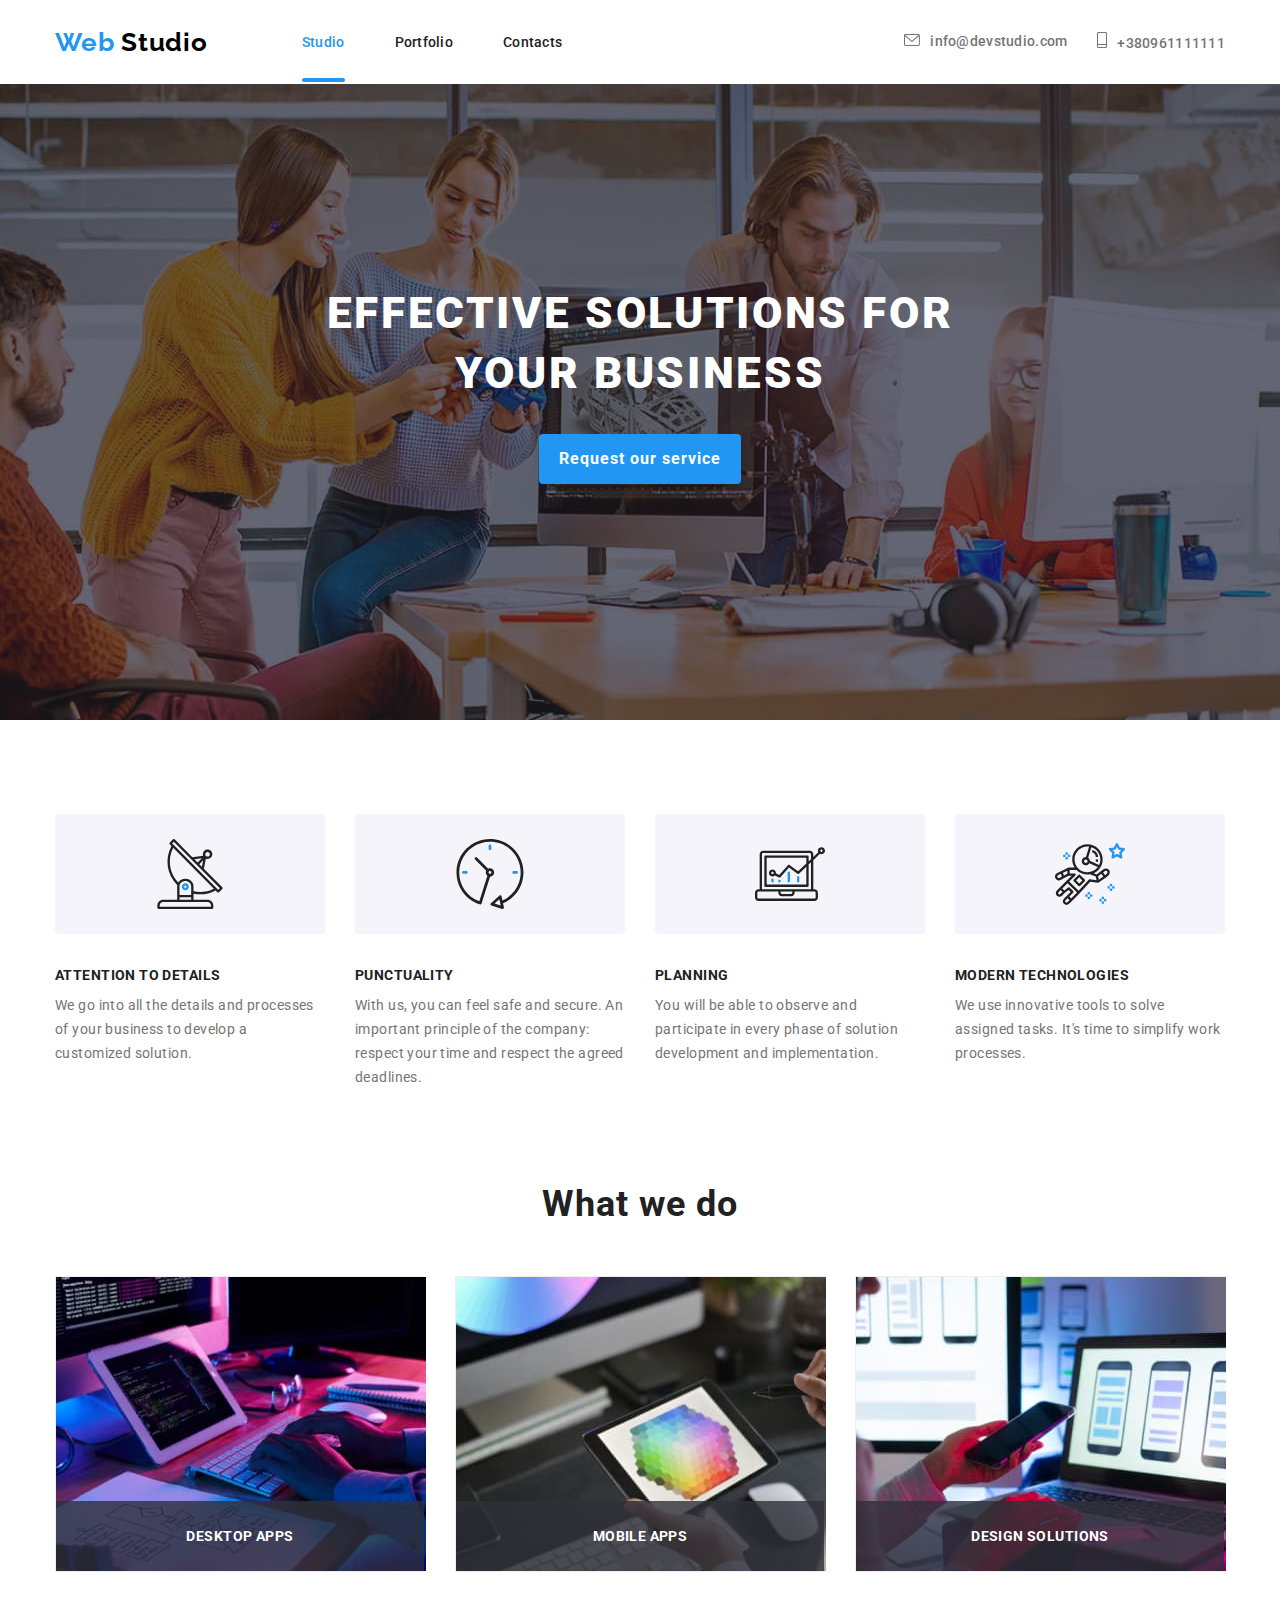
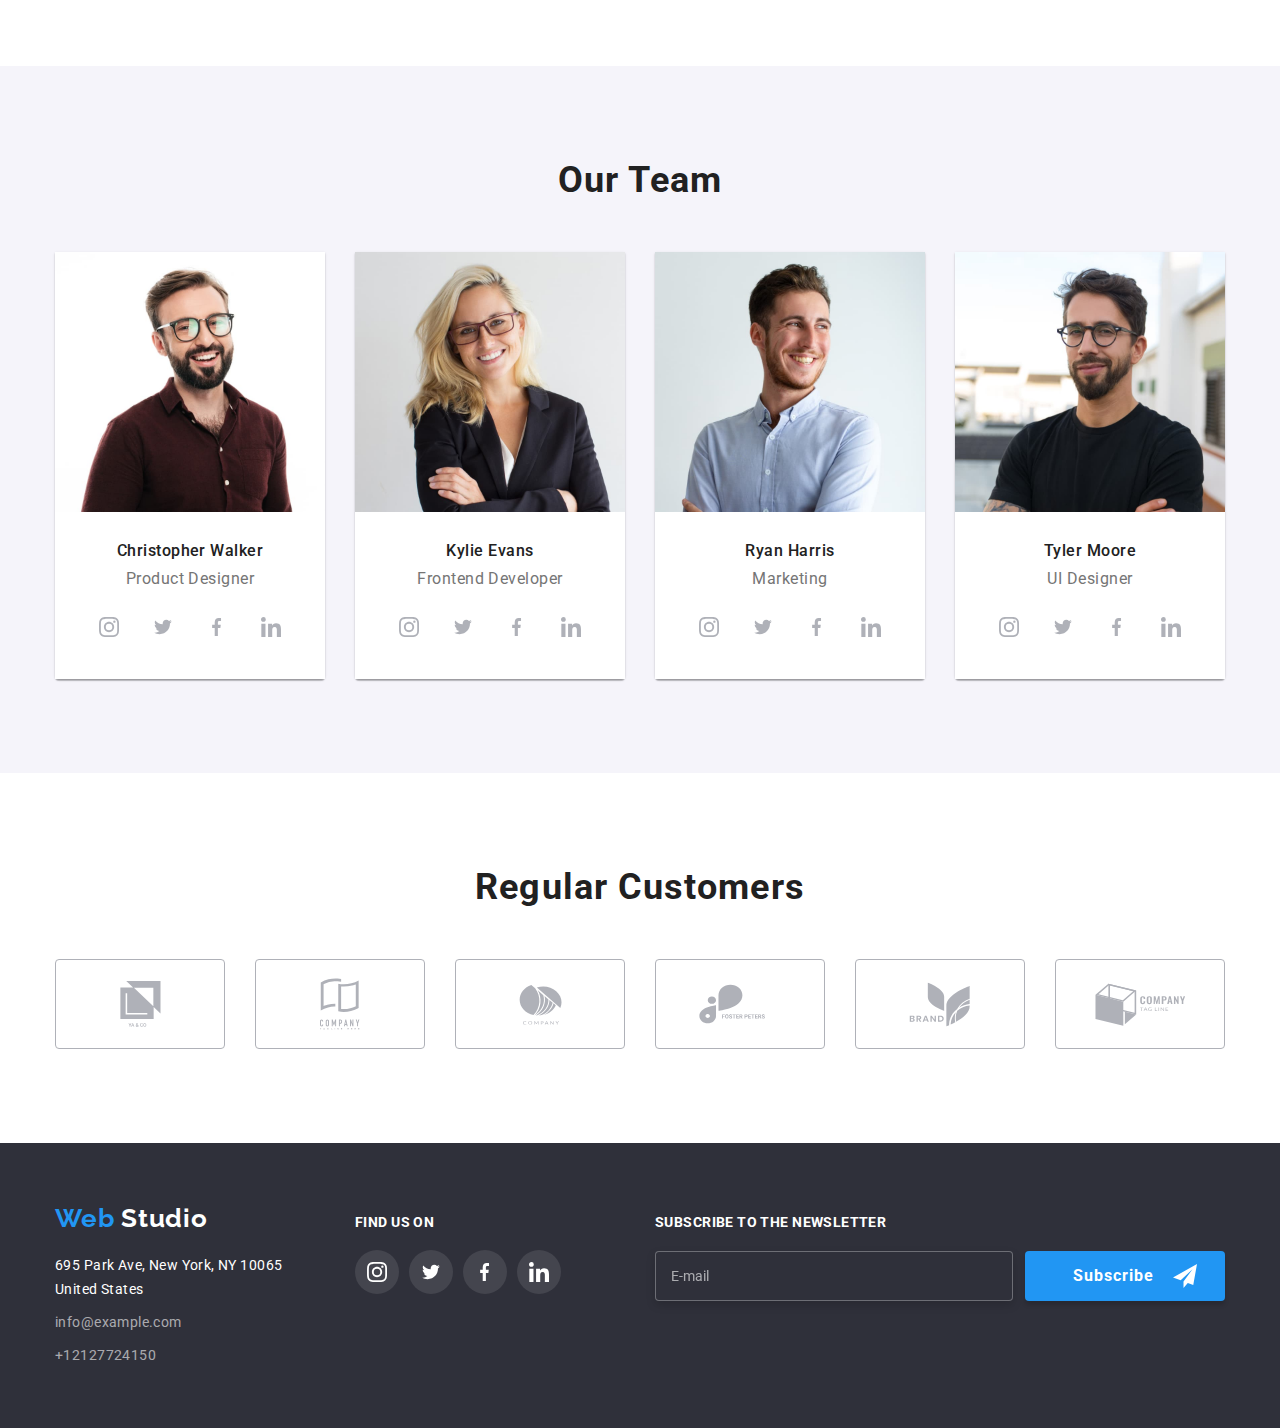
<file: index.html>
<!DOCTYPE html>
<html lang="en">
  <head>
    <meta charset="UTF-8"/>
    <meta http-equiv="X-UA-Compatible" content="IE=edge" />
    <meta name="viewport" content="width=, initial-scale=1.0" />
    <title>Web Studio</title>
    <link rel="stylesheet" href ="https://cdnjs.cloudflare.com/ajax/libs/modern-normalize/1.1.0/modern-normalize.min.css">
    <link rel="stylesheet" href="./css/reset.css">
    <link rel="stylesheet" href="./css/styles.css">
    <link rel="preconnect" href="https://fonts.googleapis.com">
<link rel="preconnect" href="https://fonts.gstatic.com" crossorigin>
<link href="https://fonts.googleapis.com/css2?family=Raleway:wght@700&family=Roboto:wght@400;500;700;900&display=swap" rel="stylesheet">

  </head>
  <body>
    <header class="page-header">
   <div class="container header-container">
      <nav class="page-nav">
            <a href="./index.html" class="logo link">Web<span style="color:black"> Studio</span></a>
            <ul class="logo-list list">
              <li class="logo-link"><a href="./index.html" class="logo-item current">Studio</a></li>
              <li class="logo-link"><a href="./portfolio.html" class="logo-item ">Portfolio</a></li>
              <li class="logo-link"><a href="" class="logo-item">Contacts</a></li>
            </ul>
      </nav>

  <div class="header-link list">
    <a class="header-mail link" href="mailto:info@devstudio.com">
      <svg class="header-connect-icon" width="16px" height="12px">
      <use href="./images4/symbol-defs.svg#icon-envelope"></use>
    </svg>info@devstudio.com</a>

    
    <a class="header-tel link"  href="tel:+380961111111"> 
      <svg class="header-connect-icon" width="10" height="16px">
      <use href="./images4/symbol-defs.svg#icon-Vector"></use>
    </svg>+380961111111</a>

      </div>
   </div>
    </header>
    <main>
      <section class="hero">
        <div class="container">
          <h1 class="hero-title"> EFFECTIVE SOLUTIONS FOR YOUR BUSINESS</h1>
          <button type="button" class="hero-button" data-modal-open>Request our service</button>
        </div>
      </section>
   
      <section class="hero-section">
        <div class="container">
          <h2 class="visually-hidden">What we proud of</h2>
          <ul class="hero-list list">
            <li class="hero-link icon-sputnik">
              <h3 class="hero-item ">ATTENTION TO DETAILS</h3>
              <p class="hero-text">
                We go into all the details and processes of your business to
                develop a customized solution.
              </p>
            </li>
            <li class="hero-link  icon-clock">
              <h3 class="hero-item">PUNCTUALITY</h3>
              <p class="hero-text">
                With us, you can feel safe and secure. An important principle of
                the company: respect your time and respect the agreed deadlines.
              </p>
            </li>
            <li class="hero-link icon-comp">
              <h3 class="hero-item">PLANNING</h3>
              <p class="hero-text">
                You will be able to observe and participate in every phase of
                solution development and implementation.
              </p>
            </li>
            <li class="hero-link icon-astronaut">
              <h3 class="hero-item ">MODERN TECHNOLOGIES</h3>
              <p class="hero-text">
                We use innovative tools to solve assigned tasks. It's time to
                simplify work processes.
              </p>
            </li>
          </ul>
       
        </div>
      
      </section>
   
      <section class="images">
        <div class="container">
          <h2 class="images-title">What we do</h2>
          <ul class="images-list list">
              <li class="image-link">
                <a class="section-link" href="">
                  <img src="./images/computer.jpg" alt="person working on computer" width="370" height="294">
              
                  <p class="image-text">DESKTOP APPS</p> 
                
                </a>
            </li>
            <li class="image-link">
              <a class="section-link" href="">
                <img src="./images/ipad.jpg" alt="person working on ipad" width="370" height="294">
              <p class="image-text">Mobile APPS</p>
              </a>
             </li>
                  <li class="image-link">
                    <a class="section-link" href="">
                    <img src="./images/phone.jpg" alt="person sync phone with computer" width="370" height="294">
                    <p class="image-text">DESIGN SOLUTIONS</p> 
                    </a>
                  </li>
           
          </ul>
        </div>
        </section>
        <section class="team">
         <div class="container">
            <h2 class="team-title">Our Team</h2>
            <ul class="team-list list">
              <li class="team-item">
                <img
                  src="./images/man1.jpg"
                  alt="photo of man"
                  width="270"
                  height="260"
                />
            <div class="team-description">
              <h3 class="team-person">Christopher Walker</h3>
              <p class="team-process">Product Designer</p>  
              <ul class="team-soc-list">
                <li class="team-soc-item"><a class="team-soc-link" href="">
                  <svg class="team-connect-icon" width="20px" height="20px">
      <use href="./images4/symbol-defs.svg#icon-instagram"></use>
    </svg></a></li>
                <li class="team-soc-item"><a class="team-soc-link" href="">
                  <svg class="team-connect-icon" width="20px" height="16px">
      <use href="./images4/symbol-defs.svg#icon-twitter"></use>
    </svg></a></li>
                <li class="team-soc-item"><a class="team-soc-link" href="">
                  <svg class="team-connect-icon" width="10px" height="20px">
      <use href="./images4/symbol-defs.svg#icon-facebook"></use>
    </svg></a></li>
                <li class="team-soc-item"><a class="team-soc-link" href="">
                  <svg class="team-connect-icon" width="20px" height="20px">
      <use href="./images4/symbol-defs.svg#icon-linkedin"></use>
    </svg></a></li>
              </ul>
           
            </div>     
              </li>
              <li class="team-item">
                <img
                  src="./images/woman.jpg"
                  alt="photo of woman"
                  width="270"
                  height="260"
                />
                <div class="team-description">
                <h3 class="team-person" >Kylie Evans</h3>
                <p class="team-process" >Frontend Developer</p>
                <ul class="team-soc-list">
                  <li class="team-soc-item"><a class="team-soc-link" href="">
                    <svg class="team-connect-icon" width="20px" height="20px">
      <use href="./images4/symbol-defs.svg#icon-instagram"></use>
    </svg></a></li>
                <li class="team-soc-item"><a class="team-soc-link" href="">
                  <svg class="team-connect-icon" width="20px" height="16px">
      <use href="./images4/symbol-defs.svg#icon-twitter"></use>
    </svg></a></li>
                <li class="team-soc-item"><a class="team-soc-link" href="">
                  <svg class="team-connect-icon" width="10px" height="20px">
      <use href="./images4/symbol-defs.svg#icon-facebook"></use>
    </svg></a></li>
                <li class="team-soc-item"><a class="team-soc-link" href="">
                  <svg class="team-connect-icon" width="20px" height="20px">
      <use href="./images4/symbol-defs.svg#icon-linkedin"></use>
    </svg></a></li>
                </ul>
               </div>
              </li>
              <li class="team-item">
                <img
                  src="./images/man2.jpg"
                  alt="photo of man"
                  width="270"
                  height="260"
                />
                <div class="team-description">
                <h3 class="team-person" >Ryan Harris</h3>
                <p class="team-process" >Marketing</p>
                <ul class="team-soc-list">
                  <li class="team-soc-item"><a class="team-soc-link" href="">
                    <svg class="team-connect-icon" width="20px" height="20px">
      <use href="./images4/symbol-defs.svg#icon-instagram"></use>
    </svg></a></li>
                <li class="team-soc-item"><a class="team-soc-link" href="">
                  <svg class="team-connect-icon" width="20px" height="16px">
      <use href="./images4/symbol-defs.svg#icon-twitter"></use>
    </svg></a></li>
                <li class="team-soc-item"><a class="team-soc-link" href="">
                  <svg class="team-connect-icon" width="10px" height="20px">
      <use href="./images4/symbol-defs.svg#icon-facebook"></use>
    </svg></a></li>
                <li class="team-soc-item"><a class="team-soc-link" href="">
                  <svg class="team-connect-icon" width="20px" height="20px">
      <use href="./images4/symbol-defs.svg#icon-linkedin"></use>
    </svg></a></li>
                  
                </ul>
                </div>
              </li>
              <li class="team-item">
                <img
                  src="./images/man3.jpg"
                  alt="photo of man"
                  width="270"
                  height="260"
                />
                <div class="team-description">
                <h3 class="team-person" >Tyler Moore</h3>
                <p class="team-process" >UI Designer</p>
                <ul class="team-soc-list">
                  <li class="team-soc-item"><a class="team-soc-link" href="">
                    <svg class="team-connect-icon" width="20px" height="20px">
      <use href="./images4/symbol-defs.svg#icon-instagram"></use>
    </svg></a></li>
                <li class="team-soc-item"><a class="team-soc-link" href="">
                  <svg class="team-connect-icon" width="20px" height="16px">
      <use href="./images4/symbol-defs.svg#icon-twitter"></use>
    </svg></a></li>
                <li class="team-soc-item"><a class="team-soc-link" href="">
                  <svg class="team-connect-icon" width="10px" height="20px">
      <use href="./images4/symbol-defs.svg#icon-facebook"></use>
    </svg></a></li>
                <li class="team-soc-item"><a class="team-soc-link" href="">
                  <svg class="team-connect-icon" width="20px" height="20px">
      <use href="./images4/symbol-defs.svg#icon-linkedin"></use>
    </svg></a></li>
                 
                </ul>
                </div>
              </li>
            </ul>
         </div>
      </section>
      <section class="clients">
        <div class="container">
          <h2 class=" clients-title">Regular Customers</h2>
          <ul class="clients-list">
            <li class="clients-link"><a class="clients-icon" href="">
              <svg class="icon" width="41" height="46">
                <use href="./images4/symbol-defs.svg#icon-square">

                </use>
              </svg>
            </a></li>
            <li class="clients-link"><a class="clients-icon" href="">
              <svg class="icon" width="40" height="52">
                <use href="./images4/symbol-defs.svg#icon-pages">
</use>
              </svg>
            </a></li>
            <li class="clients-link"><a class="clients-icon" href="">
              <svg class="icon" width="43" height="41">
                <use href="./images4/symbol-defs.svg#icon-circle">
</use>
              </svg>
            </a></li>
            <li class="clients-link"><a class="clients-icon" href="">
              <svg class="icon" width="84" height="40">
                <use href="./images4/symbol-defs.svg#icon-drops">
</use>
              </svg>
            </a></li>
            <li class="clients-link"><a class="clients-icon" href="">
              <svg class="icon" width="62" height="45">
                <use href="./images4/symbol-defs.svg#icon-leafes">
</use>
              </svg>
            </a></li>
            <li class="clients-link"><a class="clients-icon" href="">
              <svg class="icon" width="93" height="43">
                <use href="./images4/symbol-defs.svg#icon-company_square">
</use>
              </svg>
            </a></li>
          </ul>
        </div>
 </section>
    </main>
    <footer class="footer">
     <div class="container">
      <div class="footer-common">
        <div class="footer-left">
        <div class="footer-logo"><a href="" class="logo link">Web<span style="color:white"> Studio</span></a>
      </div>
        <ul class="footer-links">
        <li class="footer-address"><address class="footer-address">
          695 Park Ave, New York, NY 10065 
          United States 
        </address></li>
          <li class="footer-mail"><a href="mailto:info@example.com">info@example.com</a></li> 
          <li class="footer-tel"><a href="tel:+12127724150">+12127724150</a></li> 
       </ul>
      </div>
      <div class="footer-soc-links">
      <p class="footer-text">Find us on</p>
      <ul class="footer-soc-list">
          <li class="footer-soc-item"><a class="footer-soc-link" href="">
            <svg class="footer-connect-icon" width="20px" height="20px">
            <use href="./images4/symbol-defs.svg#icon-instagram"></use>
             </svg></a></li>
             <li class="footer-soc-item"><a class="footer-soc-link" href="">
              <svg class="footer-connect-icon" width="20px" height="16px">
             <use href="./images4/symbol-defs.svg#icon-twitter"></use>
             </svg></a></li>
             <li class="footer-soc-item"><a class="footer-soc-link" href="">
              <svg class="footer-connect-icon" width="10px" height="20px">
              <use href="./images4/symbol-defs.svg#icon-facebook"></use>
              </svg></a></li>
              <li class="footer-soc-item"><a class="footer-soc-link" href="">
              <svg class="footer-connect-icon" width="20px" height="20px">
              <use href="./images4/symbol-defs.svg#icon-linkedin"></use>
              </svg></a></li>
      </ul>
    </div>
    <div class="footer-form"> 
      <div class="common-form">
        <div class="subscribe-mail">
          <p class="subscribe-text">
          <label for="email">Subscribe to the newsletter</label>
        </p>
          <input type="email" name="email" id="email" placeholder="E-mail"/>
        </div>
       
        <div class="footer-btn">
          <button class="btn-subscribe" type="submit">Subscribe
            <svg class="subscribe-icon" width="24" height="24">
              <use href="./images4/symbol-defs.svg#icon-icon_send"></use>
            </svg>
            </button>
        </div>
      </div>
      
    </div>
     </div>
     </div>
    </footer>
    <div class="backdrop is-hidden" data-modal>
      <div class="modal">
        <button type="button" class="modal-btn" data-modal-close>
        <svg class="modal-icon" width="11" height="11" >
          <use href="./images4/symbol-defs.svg#icon-close-sign"></use>
        </svg>
      </button>
    
  <form class="form">
  <p class="form-title">Leave your information and we'll call you back</p>
  <div class="form-field">
    <label for="name" class="form-label">Name</label>
    <input type="text" class="form-input" name="name" id="name"/>
   
<svg class="form-icon" width="12" height="12" >

<use href="./images4/symbol-defs.svg#icon-name"></use>
</svg>
  </div>
  <div class="form-field">
    <label for="tel" class="form-label" >Telephone</label>
    <input type="text" class="form-input" name="tel" id="tel">
    
    <svg class="form-icon" width="13" height="13" >
      <use href="./images4/symbol-defs.svg#icon-tel"></use>
    </svg>
  </div>
  <div class="form-field">
    <label for="mail" class="form-label">E-mail</label>
    <input type="text" class="form-input" name="mail" id="mail">
   
    <svg class="form-icon" width="15" height="12" >
      <use href="./images4/symbol-defs.svg#icon-mail"></use>
    </svg>
  </div>
<div class="form-comment">
  <label for="comments" class="comments">Comments</label>
  <textarea  class="modal-comment" name="comment" id="comment" placeholder="Enter the text"></textarea>
  
</div>

<div class="form-checkbox">
  <label  class="checkbox-label">
    <input class="checkbox-input" type="checkbox" name="policy" value="I agree with the newsletter and accept the Terms and Conditions">
    
<svg class="checkbox-icon" width="16" height=15>
  <use href="./images4/symbol-defs.svg#icon-black_icon"></use>
</svg>
I agree with the newsletter and accept
 <a href="#" class="policy">the Terms and Conditions</a>
</label>
</div>
 <button type="submit" class="send-btn">Send</button>
</form>
    </div>
    </div>
    <script src="./js/modal.js"></script>
  </body>
</html>
</file>
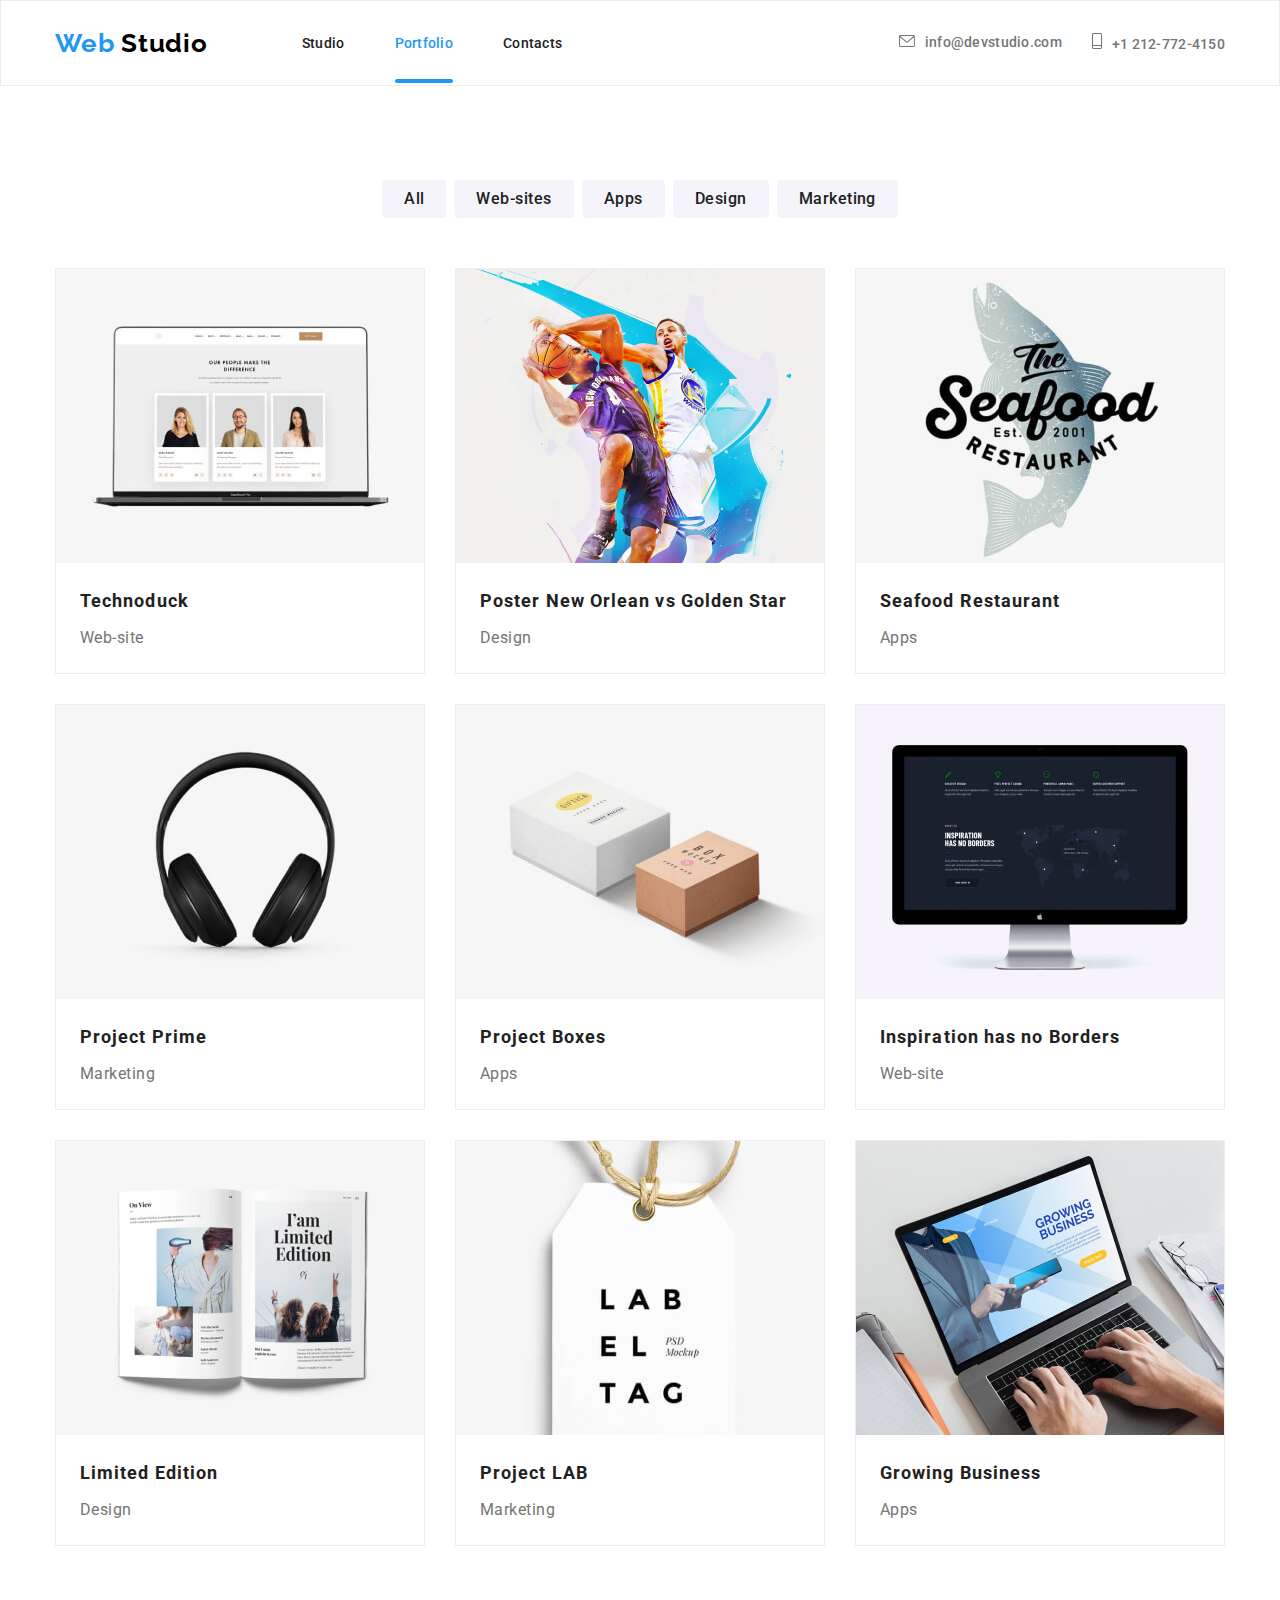
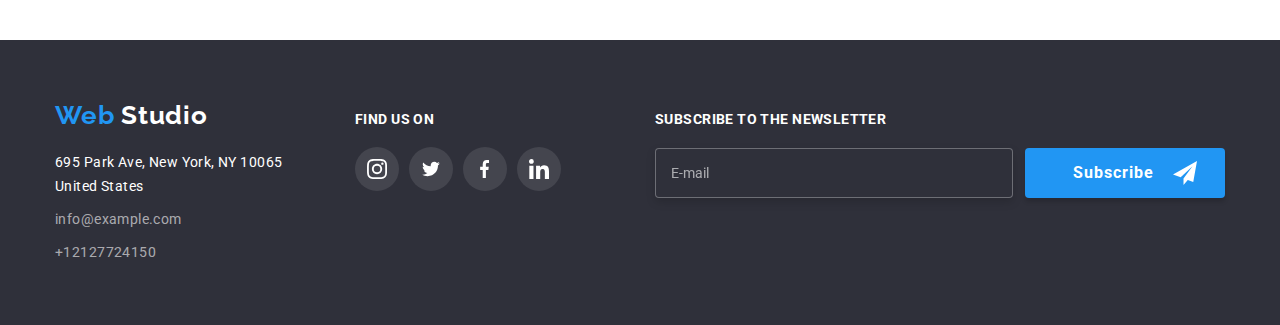
<file: portfolio.html>
<!DOCTYPE html>
<html lang="en">
  <head>
    <meta charset="UTF-8"/>
    <meta http-equiv="X-UA-Compatible" content="IE=edge" />
    <meta name="viewport" content="width=, initial-scale=1.0" />
    <title>Portfolio</title>
    <link rel="stylesheet" href="https://cdnjs.cloudflare.com/ajax/libs/modern-normalize/1.1.0/modern-normalize.min.css">
    <link rel="stylesheet" href="./css/reset.css">
    <link rel="stylesheet" href="./css/styles.css">
    <link rel="preconnect" href="https://fonts.googleapis.com">
<link rel="preconnect" href="https://fonts.gstatic.com" crossorigin>
<link href="https://fonts.googleapis.com/css2?family=Raleway:wght@700&family=Roboto:wght@400;500;700;900&display=swap" rel="stylesheet">
  </head>
  <body>
    <header class="header">
      <div class="container header-container">
        <nav class="page-nav">
          <a href="./index.html" class="logo link">Web<span style="color:black"> Studio</span></a>
          <ul class="logo-list list">
            <li class="logo-link"><a href="./index.html" class="logo-item">Studio</a></li>
            <li class="logo-link"><a href="./portfolio.html" class="logo-item current">Portfolio</a></li>
            <li class="logo-link"><a href="" class="logo-item">Contacts</a></li>
          </ul>
        </nav>
        <div class="header-link list">
          <a class="header-mail link" href="mailto:info@devstudio.com">
            <svg class="header-connect-icon" width="16px" height="12px">
            <use href="./images4/symbol-defs.svg#icon-envelope"></use>
          </svg>info@devstudio.com</a>
         <a class="header-tel link"  href="tel:+12127724150"> 
            <svg class="header-connect-icon" width="10" height="16px">
            <use href="./images4/symbol-defs.svg#icon-Vector"></use>
          </svg>+1 212-772-4150</a>
        </div>
      </div>
    </header>
    <main>
      
      <section class="portfolio">
        <div class="container">
      <h1 class="visually-hidden">Portfolio Details</h1>
        
        <ul class="portfolio-item list">
              <li class="portfolio-list"><button type ="button" class="portfolio-button">All</button></li>
              <li class="portfolio-list"><button type ="button" class="portfolio-button">Web-sites</button></li>
              <li class="portfolio-list"><button type ="button" class="portfolio-button">Apps</button></li>
              <li class="portfolio-list"><button type ="button" class="portfolio-button">Design</button></li>
              <li class="portfolio-list"><button type ="button" class="portfolio-button">Marketing</button></li>
          </ul>
  <ul class="main-list list">
   
      <li class="image-link link">
          <a class="portfolio-image" href="">
            <div class="image-wrapper">
            <img src="./images2/people.jpg" alt="group of people" width="370" height="294"/>
    <p class="overlay-text">Technoduck is a state-of-the-art coronavirus distribution platform. Companies use this platform for digital espionage and attacks on competitors' secure servers.</p>
</div>
            
      <div class="description">
          <h2 class="main-h">Technoduck</h2> 
          <p class="main-p">Web-site</p>
        </div>
        
      </a>    
        </li>
      <li class="image-link link">
        <a class="portfolio-image" href="">
          <div class="image-wrapper">
        <img src="./images2/basketball.jpg" alt="group of people" width="370" height="294"/>
       
          <p class="overlay-text">Technoduck is a state-of-the-art coronavirus distribution platform. Companies use this platform for digital espionage and attacks on competitors' secure servers.</p>
      </div>
        <div class="description">
        <h2 class="main-h" >Poster New Orlean vs Golden Star</h2>
                  <p class="main-p">Design</p>
                  
             </div>  
            </a>  
      </li>
      <li class="image-link link"><a class="portfolio-image" href="">
        <div class="image-wrapper">
        <img src="./images2/seafood.jpg" alt="menu restaurant" width="370" height="294"/>
          <p class="overlay-text">Technoduck is a state-of-the-art coronavirus distribution platform. Companies use this platform for digital espionage and attacks on competitors' secure servers.</p>
      </div>
        <div class="description">
              <h2 class="main-h">Seafood Restaurant</h2>
                  <p class="main-p">Apps</p>
        </div>
      </a>  
      </li>
      <li class="image-link link">
        <a class="portfolio-image" href="">
          <div class="image-wrapper">
          <img src="./images2/headphones.jpg" alt="headphones" width="370" height="294"/>
            <p class="overlay-text">Technoduck is a state-of-the-art coronavirus distribution platform. Companies use this platform for digital espionage and attacks on competitors' secure servers.</p>
        </div>
        <div class="description">
              <h2 class="main-h">Project Prime</h2>
                  <p class="main-p">Marketing</p>
                 
        </div>
      </a>  
      </li>
      <li class="image-link link">
        <a class="portfolio-image" href="">
          <div class="image-wrapper">
        <img src="./images2/boxes.jpg" alt="boxes" width="370" height="294"/>
       
          <p class="overlay-text">Technoduck is a state-of-the-art coronavirus distribution platform. Companies use this platform for digital espionage and attacks on competitors' secure servers.</p>
      </div>
        <div class="description">
              <h2 class="main-h">Project Boxes </h2>
                  <p class="main-p">Apps</p>
                  
        </div>
      </a>  
      </li>
      <li class="image-link link">
        <a class="portfolio-image" href="">
          <div class="image-wrapper">
          <img src="./images2/macbook.jpg" alt="macbook" width="370" height="294"/>
            <p class="overlay-text">Technoduck is a state-of-the-art coronavirus distribution platform. Companies use this platform for digital espionage and attacks on competitors' secure servers.</p>
        </div>
        <div class="description">
              <h2 class="main-h" >Inspiration has no Borders</h2>
                  <p class="main-p">Web-site</p>
                 
        </div>  
      </a>  
      </li>
      <li class="image-link link">
        <a class="portfolio-image" href="">
          <div class="image-wrapper">
          <img src="./images2/magazine.jpg" alt="magazine" width="370" height="294"/>
            <p class="overlay-text">Technoduck is a state-of-the-art coronavirus distribution platform. Companies use this platform for digital espionage and attacks on competitors' secure servers.</p>
        </div>
        <div class="description">
              <h2 class="main-h">Limited Edition</h2>
                  <p class="main-p">Design</p>
                  
        </div>
      </a>  
      </li>
      <li class="image-link link">
        <a class="portfolio-image" href="">
          <div class="image-wrapper">
          <img src="./images2/label_tag.jpg" alt="label tag" width="370" height="294"/>
            <p class="overlay-text">Technoduck is a state-of-the-art coronavirus distribution platform. Companies use this platform for digital espionage and attacks on competitors' secure servers.</p>
        </div>
        <div class="description">
              <h2 class="main-h">Project LAB</h2>
                  <p class="main-p">Marketing</p>
                 
        </div>
      </a>  
      </li>
      <li class="image-link link">
        <a class="portfolio-image" href="">
          <div class="image-wrapper">
          <img src="./images2/notebook.jpg" alt="notebook" width="370" height="294"/>
            <p class="overlay-text">Technoduck is a state-of-the-art coronavirus distribution platform. Companies use this platform for digital espionage and attacks on competitors' secure servers.</p>
         
        </div>
        <div class="description">
              <h2 class="main-h">Growing Business</h2>
                  <p class="main-p">Apps</p>  
        </div>
      </a>  
      </li>
    </ul>
</div>
  </section>
  </main>
  <footer class="footer">
    <div class="container">
     <div class="footer-common">
       <div class="footer-left">
       <div class="footer-logo"><a href="" class="logo link">Web<span style="color:white"> Studio</span></a>
     </div>
       <ul class="footer-links">
       <li class="footer-address"><address class="footer-address">
         695 Park Ave, New York, NY 10065 
         United States 
       </address></li>
         <li class="footer-mail"><a href="mailto:info@example.com">info@example.com</a></li> 
         <li class="footer-tel"><a href="tel:+12127724150">+12127724150</a></li> 
      </ul>
     </div>
     <div class="footer-soc-links">
      <p class="footer-text">Find us on</p>
      <ul class="footer-soc-list">
          <li class="footer-soc-item"><a class="footer-soc-link" href="">
            <svg class="footer-connect-icon" width="20px" height="20px">
            <use href="./images4/symbol-defs.svg#icon-instagram"></use>
             </svg></a></li>
             <li class="footer-soc-item"><a class="footer-soc-link" href="">
              <svg class="footer-connect-icon" width="20px" height="16px">
             <use href="./images4/symbol-defs.svg#icon-twitter"></use>
             </svg></a></li>
             <li class="footer-soc-item"><a class="footer-soc-link" href="">
              <svg class="footer-connect-icon" width="10px" height="20px">
              <use href="./images4/symbol-defs.svg#icon-facebook"></use>
              </svg></a></li>
              <li class="footer-soc-item"><a class="footer-soc-link" href="">
              <svg class="footer-connect-icon" width="20px" height="20px">
              <use href="./images4/symbol-defs.svg#icon-linkedin"></use>
              </svg></a></li>
        
      </ul>
    </div>
    <div class="footer-form"> 
      <div class="common-form">
        <div class="subscribe-mail">
          <p class="subscribe-text">
          <label for="email">Subscribe to the newsletter</label>
        </p>
          <input type="email" name="email" id="email" placeholder="E-mail"/>
        </div>
        <div class="footer-btn">
          <button class="btn-subscribe" type="submit">Subscribe
            
            <svg class="subscribe-icon" width="24" height="24">
              <use href="./images4/symbol-defs.svg#icon-icon_send"></use>
            </svg>
            </button>
        </div>
      </div>
    </footer>
      
    </div>
     </div>
     </div>
    </footer>
    <div class="backdrop is-hidden" data-modal>
      <div class="modal">
        <button type="button" class="modal-btn" data-modal-close>
        <svg class="modal-icon" width="18" height="18" >
          <use href="./images4/symbol-defs.svg#icon-close-sign"></use>
        </svg>
      </button>
    </div>
    </div>
  </body>
</html>
</file>
<file: css/styles.css>
body {
  font-family: "Roboto", sans-serif;
  background-color: #ffffff;
}

:root {
  --main-text-color: #ffffff;
  --second-text-color: #212121;
  --accent-color: #2196f3;
  --transition: color  250ms cubic-bezier(0.4, 0, 0.2, 1),
                background 250ms cubic-bezier(0.4, 0, 0.2, 1),
                shadow 250ms cubic-bezier(0.4, 0, 0.2, 1); 
}

.visually-hidden {
  position: absolute;
  width: 1px;
  height: 1px;
  margin: -1px;
  border: 0;
  padding: 0;
  white-space: nowrap;
  clip-path: inset(100%);
  clip: rect(0 0 0 0);
  overflow: hidden;
}

.container {
  width: 1200px;
  padding-left: 15px;
  padding-right: 15px;
  margin: 0 auto;
}

.header {
  border: 1px solid #ececec;
}

/* Logo and Header */

.page-nav {
  display: flex;
  align-items: center;
}

.logo {
  padding-top: 25px;
  padding-bottom: 25px;
  margin-right: 94px;

  font-family: "Raleway";
  font-weight: 700;
  font-size: 26px;
  line-height: 1.19;
  letter-spacing: 0.03em;

  color: var(--accent-color);
}

.logo-list {
  display: flex;
  flex-direction: row;
}

.logo-link {
 position: relative;

 padding-top: 32px;
 padding-bottom: 32px;

  display: block;
  margin-right: 50px;
}

.logo-link:nth-child(3n) {
  margin-right: 0;
}

.header-tel:last-child {
  margin-right: 0;
}

.logo-item {
  position: relative;
  padding-top: 32px;
  padding-bottom: 32px;

  font-weight: 500;
  font-size: 14px;
  line-height: 1.14;
  letter-spacing: 0.02em;
  text-decoration: none;
  color: var(--second-text-color);

  transition: var(--transition);
}

.current.logo-item::after {
  content: "";
  
  display: block;
  position: absolute;
  left: 0;
  bottom: 0;
  width: 100%;
  height: 4px;
  border-radius: 2px;

  background-color: var(--accent-color);
}

  .logo-item:hover::after{
  scale:1;
  }

  .logo-item.current {
  color: var(--accent-color);
  }
  
.list {
  list-style: none;
}

.logo-item:hover,
.logo-item:focus {
  color: #2196f3;
 
  
}

.header-container {
  display: flex;
  align-items: center;
}

.header-mail {
  padding-top: 32px;
  padding-bottom: 32px;
}

.header-tel {
  padding-top: 32px;
  padding-bottom: 32px;
}

.header-link {
  display: flex;
  margin-left: auto;
  align-items: center;
  gap: 30px;
}

.header-mail,
.header-tel {
  font-weight: 500;
  font-size: 14px;
  line-height: 1.14;
  letter-spacing: 0.02em;
  text-decoration: none;
  color: #757575;
  transition: var(--transition);
}

.header-link:nth-child(2n) {
  margin-right: 0;
}

.header-mail:hover,
.header-mail:focus,
.header-tel:hover,
.header-tel:focus,
.header-connect-icon:hover .header-connect-icon:focus {
  color: var(--accent-color);
  fill: #2196f3;
}

.header-connect-icon {
  fill: currentColor;
  margin-right: 10px;
  transition: var(--transition);
}

/* HERO */

.hero {
  background-color: #2f303a;
  text-align: center;
  

  max-width: 1600px;
  height: 636px;
  background-image: linear-gradient(
      to right,
      rgba(47, 48, 58, 0.4),
      rgba(47, 48, 58, 0.4)
    ),
    url(../images4/heroBG.jpg);

  background-repeat: no-repeat;
  background-size: cover;
  background-position: center;

  margin-left: auto;
  margin-right: auto;
}

.hero .container{
  display: flex;
  flex-wrap: wrap;
  justify-content: center;
  height: 600px;
  padding-top: 200px;
  padding-left: 252px;
  padding-right: 252px;
  padding-bottom: 200px;
  
}

.hero-title {
  margin: 0 auto;
  max-width: 696px;

  font-weight: 900;
  font-size: 44px;
  line-height: 1.36;
  letter-spacing: 0.06em;
  color: var(--main-text-color);
}

.hero-button {
  display: flex;
  align-items: center;
  text-align: center;
  
  min-width: 200px;
  height: 50px;

  border:none;
  box-shadow: 0px 4px 4px rgba(0, 0, 0, 0.15);
  border-radius: 4px;

  font-weight: 700;
  font-size: 16px;
  line-height: 1.88;
  letter-spacing: 0.06em;

  padding: 10px 20px;
  margin-top: 30px;
  margin-left: 0 auto;
  
  color: #ffffff;
  background-color: #2196f3;
  cursor: pointer;

  transition: var(--transition);
}

.hero-text:last-child {
  margin-right: 0;
}

/* ---------------------------HERO-SECTION------------------------ */
.hero-section {
  padding-top: 94px;
  padding-bottom: 94px;
  margin: 0 auto;
}

.hero-list {
  display: flex;
  gap: 30px;
}

.hero-item {
  margin-bottom: 10px;

  font-weight: 700;
  font-size: 14px;
  line-height: 1.14;
  letter-spacing: 0.03em;
  color: var(--second-text-color);
}

.hero-text {
  margin-right: 30px;
  max-width: 270px;

  font-size: 14px;
  line-height: 1.71;
  letter-spacing: 0.03em;
  color: #757575;
}

.hero-link:nth-child(4) {
  margin-right: 0;
}

.hero-link::before {
  content: "";
  display: inline-block;
  width: 270px;
  height: 120px;
  border-radius: 4px;
  background-color: #f5f4fa;
  background-repeat: no-repeat;
  background-position: center;
}

.icon-sputnik::before {
  background-image: url(../images4/sputnik.svg);
  margin-bottom: 30px;
}

.icon-clock::before {
  background-image: url(../images4/clock.svg);
  margin-bottom: 30px;
}

.icon-comp::before {
  background-image: url(../images4/comp.svg);
  margin-bottom: 30px;
}

.icon-astronaut::before {
  background-image: url(../images4/astronaut.svg);
  margin-bottom: 30px;
}

/* ------------------------------IMAGES------------------------- */

.images {
  padding-bottom: 94px;
}

.images-title {
  margin-bottom: 50px;
}


/* Images and Team */
.team {
  background-color: #f5f4fa;
}
.image-link {
  width: 370px;
  margin-right: 30px;
}

.image-link:last-child {
  margin-right: 0;
}

.images-list {
  display: flex;
}

.images-title,
 .team-title {
  font-weight: 700;
  font-size: 36px;
  line-height: 1.16;
  text-align: center;
  letter-spacing: 0.03em;
  color: var(--second-text-color);
}

.section-link{
  position: relative;
  display: block;
  line-height: 0;
}

.image-text{
  position: absolute;
  height: 70px;
  width:100%;
  right: 0;
  bottom: 0;
  font-weight: 700;
  font-size: 14px;
  text-align: center;

  padding-top: 27px;
  padding-bottom: 27px;
  line-height: 16px;
  letter-spacing: 0.03em;
  text-transform: uppercase;
  background: rgba(47, 48, 58, 0.8);
  color: var(--main-text-color);
}

/* --------------OUR TEAM----------- */

.team {
  padding-top: 94px;
  padding-bottom: 94px;
}

.team-title {
  margin-bottom: 50px;
}

.team-list {
  display: flex;
  gap: 30px;
}

.team-item {
  width: calc((100% - 60px) / 3);
}

.team-item {
  box-shadow: 0px 1px 3px rgba(0, 0, 0, 0.12), 0px 1px 1px rgba(0, 0, 0, 0.14),
  0px 2px 1px rgba(0, 0, 0, 0.2);
  border-radius: 0px 0px 4px 4px;
}

.team-item,
.team-person {
  font-weight: 500;
  font-size: 16px;
  line-height: 1.18;
  text-align: center;
  letter-spacing: 0.03em;
  color: var(--second-text-color);
}

.team-description {
  padding-top: 30px;
  padding-bottom: 30px;
  background-color: var(--main-text-color);
}

.team-person {
  margin-bottom: 10px;
}

.team-process {
  margin-bottom: 16px;

  font-weight: 400;
  font-size: 16px;
  line-height: 1.18;
  text-align: center;
  letter-spacing: 0.03em;
  color: #757575;
}

.team-soc-list {
  display: flex;
  justify-content: center;
  gap: 10px;
}

.team-soc-link {
  width: 44px;
  height: 44px;
  border-radius: 50%;
  background-color: var(--main-text-color);
  display: block;

  display: flex;
  align-items: center;
  justify-content: center;

  transition: var(--transition);
}

.team-connect-icon {
  fill: #afb1b8;
  transition: var(--transition);
}

.team-soc-link:hover,
.team-soc-link:focus {
  background-color: var(--accent-color);
  cursor: pointer;
  
}

.team-soc-link:hover .team-connect-icon,
.team-soc-link:focus .team-connect-icon {
  fill: #ffffff;
}

/* ---------------------------------------CLIENTS--------------------------------- */

.clients {
  padding-top: 94px;
  padding-bottom: 94px;
}

.clients-title {
  display: flex;
  justify-content: center;

  font-family: "Roboto";
  font-style: normal;
  font-weight: 700;
  font-size: 36px;
  line-height: 1.16;
  text-align: center;
  letter-spacing: 0.03em;

  color: #212121;

  margin-bottom: 50px;
}

.clients-list {
  display: flex;
  align-items: center;
  gap: 30px;
}

.clients-link {
  display: flex;
  justify-content: center;
  align-items: center;
  transition: var(--transition);
 
}

.clients-icon {
    background-color: var(--main-text-color);
    fill:#afb1b8;
    width: 170px;
    height: 90px;
  
    display: flex;
    align-items: center;
    justify-content: center;

    border-radius: 4px;
    border: 1px solid;
    border-color:#afb1b8;

    transition: var(--transition), background-color 250ms cubic-bezier(0.4, 0, 0.2, 1);
  }
  
.clients-link:hover,
.clients-link:focus{
  cursor: pointer;
}

.clients-link:hover .clients-icon,
.clients-link:focus .clients-icon {
  fill: var(--accent-color);
  border-color:var(--accent-color);
}

.clients-icon:hover,
.clients-icon:focus{
  fill:var(--accent-color);
}
/* --------------------------------------FOOTER--------------------------------- */

.footer {
  padding-top: 60px;
  padding-bottom: 60px;

  background-color: #2f303a;
  margin-left: auto;
  margin-right: 0;
}

.footer-links {
  margin-right: auto;
  margin-right: 70px;
}

.footer-common {
  display: flex;
  align-items: baseline;
}

.footer-logo {
  margin-bottom: 20px;
}

.footer-address {
  margin-bottom: 9px;
}

.footer-mail {
  margin-bottom: 9px;
}

.footer-address,
.footer-mail,
.footer-tel {
  font-size: 14px;
  line-height: 1.71;
  letter-spacing: 0.03em;
  font-style: normal;
  color: var(--main-text-color);
}

.footer-mail,
.footer-tel {
  text-decoration: none;
  color: rgba(255, 255, 255, 0.6);
}

.footer-text {
  margin-bottom: 20px;

  font-family: "Roboto";
  font-style: normal;
  font-weight: 700;
  font-size: 14px;
  line-height: 1.143;
  letter-spacing: 0.03em;
  text-transform: uppercase;

  color: var(--main-text-color);
}

.footer-soc-links{
  margin-right: 94px;
}
.footer-soc-list {
  display: flex;
  justify-content: center;
  gap: 10px;
}

.footer-soc-link {
  width: 44px;
  height: 44px;
  border-radius: 50%;

  display: block;
  display: flex;
  align-items: center;
  justify-content: center;
  background-color:rgba(255, 255, 255, 0.1);

  transition: var(--transition);
}

 .footer-connect-icon{
  display: block;
  display: flex;
  justify-content: center;
  align-items: center;

  fill: #ffffff;

  transition: var(--transition);

} 
 
.footer-soc-link:hover,
.footer-soc-link:focus {
  background-color: var(--accent-color);
  cursor: pointer;
  
}

.footer-soc-link:hover .footer-connect-icon,
.footer-soc-link:focus .footer-connect-icon {
  fill: #ffffff;
}

.footer-form{
display: flex;
flex-direction: column;
margin-bottom: 20px;

font-weight: 700;
font-size: 14px;
line-height: 1.14;
letter-spacing: 0.03em;
text-transform: uppercase;

color: #FFFFFF;

}

.subscribe-text{
  margin-bottom: 20px;
}

.footer-form input{
  margin-top: 0;
  padding: 15px;
  width: 358px;
  height: 50px;
  border: 1px solid rgba(255, 255, 255, 0.3);
  filter: drop-shadow(0px 4px 4px rgba(0, 0, 0, 0.15));
  border-radius: 4px;
  background-color: #2F303A;
  
}

.foooter-form input:hover {
  border-color: var(--accent-color);
  cursor: pointer;
  }

.footer-form input::placeholder{
  color:rgba(255, 255, 255, 0.6);
}

input{
  color:#ececec;
}

.footer-form button{
width: 200px;
height: 50px;
padding-top: 10px;
padding-bottom: 10px;
padding-left: 48px;


font-weight: 700;
font-size: 16px;
line-height: 1.88;
display: flex;
align-items: center;
text-align: center;
letter-spacing: 0.06em;

color: #FFFFFF;

background: #2196F3;
box-shadow: 0px 4px 4px rgba(0, 0, 0, 0.15);
border-radius: 4px;
border:none;
}

.common-form{
  display: flex;
  align-items: flex-end;
  gap:12px;
}

.btn-subscribe{
  position: relative;
  gap: 30px;
  border:none;
 }

.subscribe-icon{
  position: absolute;
  display: inline-block;
  top:13px;
  right:28px;
  fill: var(--main-text-color);
}

/* -----------------------------------------------PORTFOLIO-------------------------------------- */

.portfolio{
  padding-top: 94px;
  padding-bottom: 94px;
}

.portfolio-item {
  display: flex;
  justify-content: center;
}

.portfolio-button {
  font-family: "Roboto", sans-serif;

  padding: 6px 22px 6px 22px;
  font-weight: 500;
  font-size: 16px;
  line-height: 1.62;
  letter-spacing: 0.03em;
  color: #212121;
  background-color: #f5f4fa;

  border-style: none;
  cursor: pointer;
  border-radius: 4px;

  transition: var(--transition);
}


.portfolio-list:nth-child(5n) {
  margin-right: 0;
}

.portfolio-button:hover,
.portfolio-button:focus {
  color: #ffffff;
  background-color: #2196f3;
  box-shadow: 0px 3px 1px rgba(0, 0, 0, 0.1), 0px 1px 2px rgba(0, 0, 0, 0.08),
    0px 2px 2px rgba(0, 0, 0, 0.12);
}

.portfolio-item {
  margin-bottom: 50px;
}

.portfolio-list{
  margin-right: 8px;
}


.portfolio-list:nth-child(5n) {
  margin-right: 0;
}

.image-link {
  width: 370px;
  margin-right: 30px;
  margin-bottom: 30px;
  box-sizing: border-box;
  background: #ffffff;
  border: 1px solid #eeeeee;
  
  transition: var(--transition);
}

.portfolio-image {
  display: block;
  transition: var(--transition);
}

.portfolio-image:hover{
  box-shadow: 0px 1px 1px rgba(0, 0, 0, 0.12), 0px 4px 4px rgba(0, 0, 0, 0.06),
  1px 4px 6px rgba(0, 0, 0, 0.16);
}

.image-link:nth-child(3n) {
  margin-right: 0;
}

.image-link:nth-last-child(-n + 3) {
  margin-bottom: 0;
}

.image-wrapper{
  position: relative;
  overflow: hidden;
}

.overlay-text{
position: absolute;
display: flex; 
font-weight: 400;
font-size: 18px;
line-height: 1.56;
letter-spacing: 0.03em;
top: 0;
bottom: 0;
width: 100%;
height: 100%;
padding-top: 63px;
padding-left: 24px;
padding-right: 24px;

color: #FFFFFF;
background-color:rgba(33, 150, 243, 0.9);
transform:translateY(100%);
transition:transform 300ms linear;
}

.image-link:hover .overlay-text{
  transform: translateY(0);
}

.main {
  margin-top: 34px;
  padding-bottom: 94px;
}

.main-list {
  display: flex;
  flex-wrap: wrap;

  font-weight: 700;
  font-size: 18px;
  line-height: 2;
  letter-spacing: 0.06em;

  color: var(--second-text-color);
}
.main-p {
 
  font-weight: 400;
  font-size: 16px;
  line-height: 1.88;
  letter-spacing: 0.03em;
  color: #757575;
}
.main-h {
  margin-bottom: 4px;

  font-weight: 700;
  font-size: 18px;
  line-height: 2;
  letter-spacing: 0.06em;
  color: var(--second-text-color);
}

.main-text{

width: 322px;
height: 140px;
left: 239px;
top: 325px;

font-family: 'Roboto';
font-style: normal;
font-weight: 400;
font-size: 18px;
line-height: 1.56px;
letter-spacing: 0.03em;

color:black;
}

.description {
  padding-top: 20px;
  padding-left: 24px;
  padding-bottom: 20px;
}

.link {
  text-decoration: none;
}

.backdrop{
  position:fixed;
  top: 0;
  width: 100%;
  height: 100%;
  background-color:rgba(0, 0, 0, 0.2);

  transition: opacity 500ms linear, visibility 500ms linear;
  }

.modal{
  width: 528px;
  min-height: 581px;
  background-color: #FFFFFF;
  position: absolute;
  top: 50%;
  left: 50%;
  transform:translate(-50%, -50%) scale(1);
  box-shadow: 0px 1px 3px rgba(0, 0, 0, 0.12), 0px 1px 1px rgba(0, 0, 0, 0.14), 0px 2px 1px rgba(0, 0, 0, 0.2);
  border-radius: 4px;

  transition: transform 500ms linear;
}

.backdrop.is-hidden .modal {
  transform: translate(-50%, -50%) scale(0);
}
.modal-icon{
  transition: var(--transition);
}

.modal-icon:hover{
  fill:var(--accent-color);
}

.modal-btn {
  width: 30px;
  height: 30px;
  border: 1px solid rgba(0, 0, 0, 0.1);
  border-radius: 50%;

  background-color: transparent;
  position: absolute;
  top: 10px;
  right: 10px;

  display: flex;
  align-items: center;
  justify-content: center;
  padding: 0;
  cursor: pointer;
}

.is-hidden{
  opacity: 0;
  pointer-events: none; 
  visibility: hidden;
} 

.modal{
  padding: 40px;
}

.form-title{
  margin-bottom: 30px;
font-weight: 700;
font-size: 20px;
line-height: 1.15;
text-align: center;
letter-spacing: 0.03em;

color: #212121;
}

.form{
  width:100%;
  height: 100%;
}

.form-field{
  position: relative;
  display: flex;
  flex-direction: column;
  margin-bottom: 28px;
}

.form-field:nth-child(4n){
  margin-bottom: 10px;
}

.form-field input {
  margin: 0;
  padding:6px 10px ;
  width: 448px;
  height: 40px;
  border: 1px solid rgba(33, 33, 33, 0.2);
  border-radius: 4px;
  padding-left: 40px;
}

.form-field label{
  margin-bottom: 4px;
}

.form-label{
position: absolute;
font-weight: 400;
font-size: 12px;
line-height: 1.16;
letter-spacing: 0.01em;

top: 80%;
left:0;
color: #757575;
transform: translateY(-50px);
}

.form-icon{
  position: absolute;
  top: 50%;
  left: 10px;
  transform: translateY(-50%);
  display: inline-block;
  transition: var(--transition);
}

.form-comment{
  margin-bottom: 20px;
}

.comments{
  margin-bottom: 5px;

  font-weight: 400;
  font-size: 12px;
  line-height: 14px;
  letter-spacing: 0.01em;
  color: #757575;
}

textarea::placeholder{
  font-weight: 400;
  font-size: 12px;
  line-height: 1.16;
  letter-spacing: 0.01em;
  
  color: rgba(117, 117, 117, 0.5);
  
  text-align: left;
  } 

  .modal-comment{
  padding: 12px;
  resize: none;
  width: 448px;
  height: 120px;
  border: 1px solid rgba(33, 33, 33, 0.2);
  border-radius: 4px;
  }

.form-checkbox{
  font-weight: 400;
  font-size: 14px;
  line-height: 1.71;
  letter-spacing: 0.03em;
  color: #757575;
}

.policy{
  font-weight: 400;
  font-size: 14px;
  line-height: 24px;
  letter-spacing: 0.03em;
  color: var(--accent-color);
  margin-left:5px;
  border-bottom: 1px solid var(--accent-color);
}

.checkbox{
  position: absolute;
  top: 20px;
  left: 20px;
}
.checkbox-input{
  appearance: none;
}

.checkbox-icon{
  display: inline-block;
}

.checkbox-input:checked + .checkbox-icon{
  fill: var(--accent-color);
  background-color: var(--accent-color);
  background-image: url(../images4/checkbox.svg);
  background-size: contain;
  background-origin: border-box;
  border-radius: 2px;
  }

.send-btn{
  display: flex;
  align-items: center;
  justify-content: center;
  min-width: 200px;
  height: 50px;

  font-weight: 700;
  font-size: 16px;
  line-height: 1.88;
  letter-spacing: 0.06em;

  padding: 10px 20px;
  margin-top: 30px;
  margin-right: auto;
  margin-left: auto;
  color: #ffffff;
  background-color: #2196f3;
  cursor: pointer;

  border:none;
  box-shadow: 0px 4px 4px rgba(0, 0, 0, 0.15);
  border-radius: 4px;

  transition: var(--transition);
}

.form-field:focus-within{
  border-color: var(--accent-color);
}

.form-input:hover,
.form-input:focus {
  border-color: var(--accent-color);
  cursor: pointer;
  
}

.form-input:hover ~ .form-icon,
.form-input:focus ~ .form-icon {
  fill: var(--accent-color);
}

textarea:hover,
textarea:focus{
  border-color: var(--accent-color);
  cursor: pointer;
}
</file>
